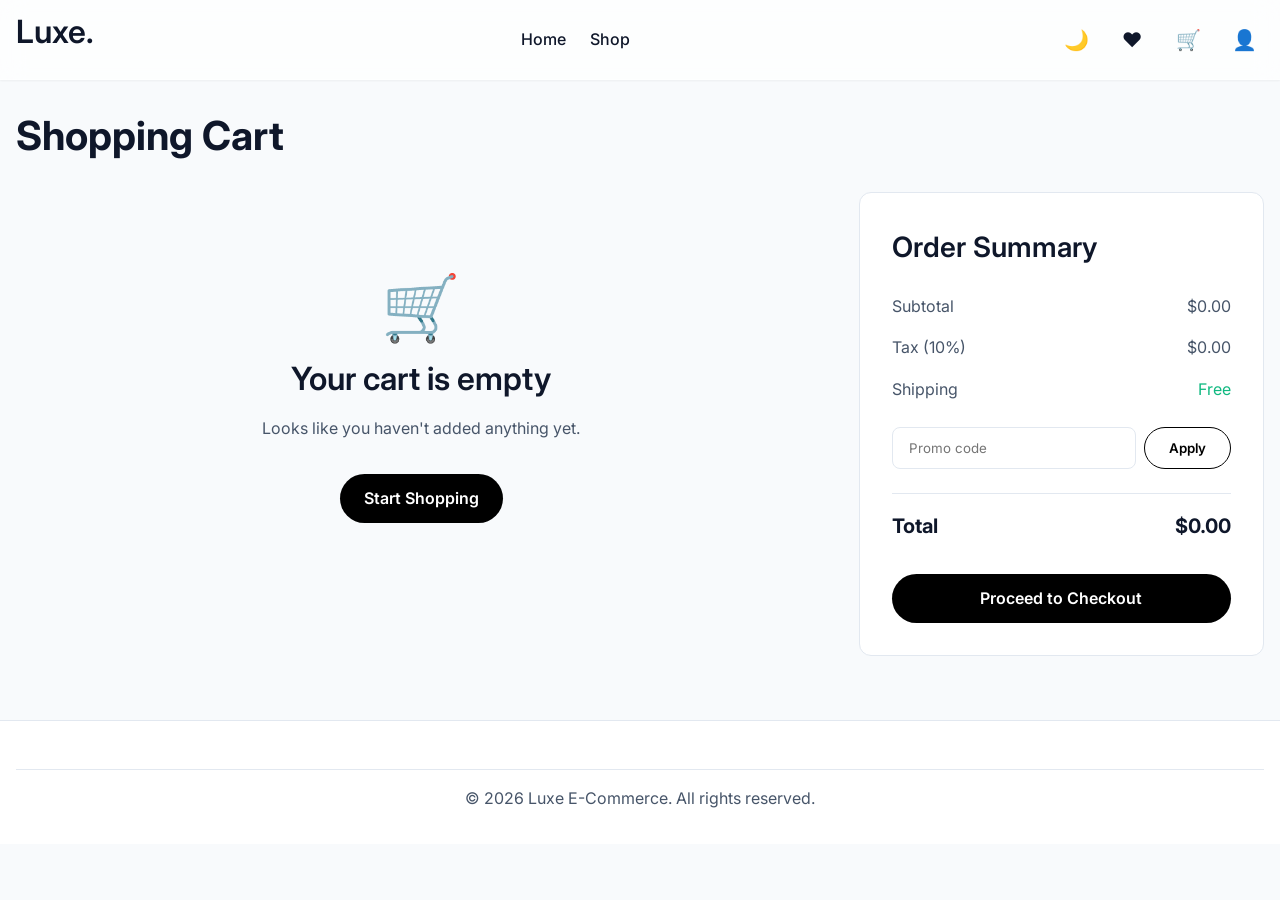
<file: cart.html>
<!DOCTYPE html>
<html lang="en">
<head>
  <meta charset="UTF-8">
  <meta name="viewport" content="width=device-width, initial-scale=1.0">
  <title>Shopping Cart | Luxe</title>
  <link rel="stylesheet" href="style.css">
  <link rel="stylesheet" href="responsive.css">
  <style>
    .cart-layout {
      display: grid;
      grid-template-columns: 2fr 1fr;
      gap: var(--spacing-xl);
      margin: var(--spacing-xl) 0 4rem;
    }
    .order-summary {
      background: var(--surface-color);
      padding: var(--spacing-xl);
      border-radius: var(--radius-lg);
      border: 1px solid var(--border-color);
      height: fit-content;
      position: sticky;
      top: 100px;
    }
    .summary-row {
      display: flex;
      justify-content: space-between;
      margin-bottom: var(--spacing-md);
      color: var(--text-secondary);
    }
    .summary-row.total {
      color: var(--text-primary);
      font-weight: 700;
      font-size: 1.25rem;
      border-top: 1px solid var(--border-color);
      padding-top: var(--spacing-md);
      margin-top: var(--spacing-md);
    }
  </style>
</head>
<body>
  
  <header class="header">
    <div class="container flex-between navbar">
      <a href="index.html" class="logo"><h2>Luxe.</h2></a>
      <nav class="nav-links">
        <a href="index.html">Home</a>
        <a href="products.html">Shop</a>
      </nav>
      <div class="nav-actions">
        <button id="theme-toggle" class="icon-btn">🌙</button>
        <a href="wishlist.html" class="icon-btn">❤️<span id="wishlist-badge" class="badge" style="display: none;">0</span></a>
        <a href="cart.html" class="icon-btn" style="color: var(--accent-color);">🛒<span id="cart-badge" class="badge" style="display: none;">0</span></a>
        <a href="login.html" id="user-icon" class="icon-btn">👤</a>
      </div>
    </div>
  </header>

  <main class="container">
    <h1 style="margin-top: 2rem;">Shopping Cart</h1>
    
    <div class="cart-layout animate-slide-up">
      <!-- Cart Items -->
      <div>
        <div id="empty-cart-msg" style="display: none; text-align: center; padding: 4rem 0;">
          <span style="font-size: 4rem;">🛒</span>
          <h2>Your cart is empty</h2>
          <p style="margin-bottom: 2rem;">Looks like you haven't added anything yet.</p>
          <a href="products.html" class="btn btn-primary">Start Shopping</a>
        </div>
        <div id="cart-items-container">
          <!-- Items injected by JS -->
        </div>
      </div>

      <!-- Order Summary -->
      <div class="order-summary">
        <h3>Order Summary</h3>
        <div style="margin-top: 1.5rem;">
          <div class="summary-row">
            <span>Subtotal</span>
            <span id="cart-subtotal">$0.00</span>
          </div>
          <div class="summary-row">
            <span>Tax (10%)</span>
            <span id="cart-tax">$0.00</span>
          </div>
          <div class="summary-row">
            <span>Shipping</span>
            <span style="color: var(--success-color);">Free</span>
          </div>
          
          <!-- Coupon -->
          <div style="display: flex; gap: 0.5rem; margin: 1.5rem 0;">
            <input type="text" class="form-control" placeholder="Promo code">
            <button class="btn btn-outline">Apply</button>
          </div>

          <div class="summary-row total">
            <span>Total</span>
            <span id="cart-total">$0.00</span>
          </div>

          <a href="checkout.html" id="checkout-btn" class="btn btn-primary" style="width: 100%; justify-content: center; margin-top: 1rem;">Proceed to Checkout</a>
        </div>
      </div>
    </div>
  </main>

  <footer class="footer">
    <div class="container"><div class="footer-bottom"><p>&copy; 2026 Luxe E-Commerce. All rights reserved.</p></div></div>
  </footer>

  <script type="module" src="app.js"></script>
  <script type="module" src="cart-ui.js"></script>
</body>
</html>
</file>
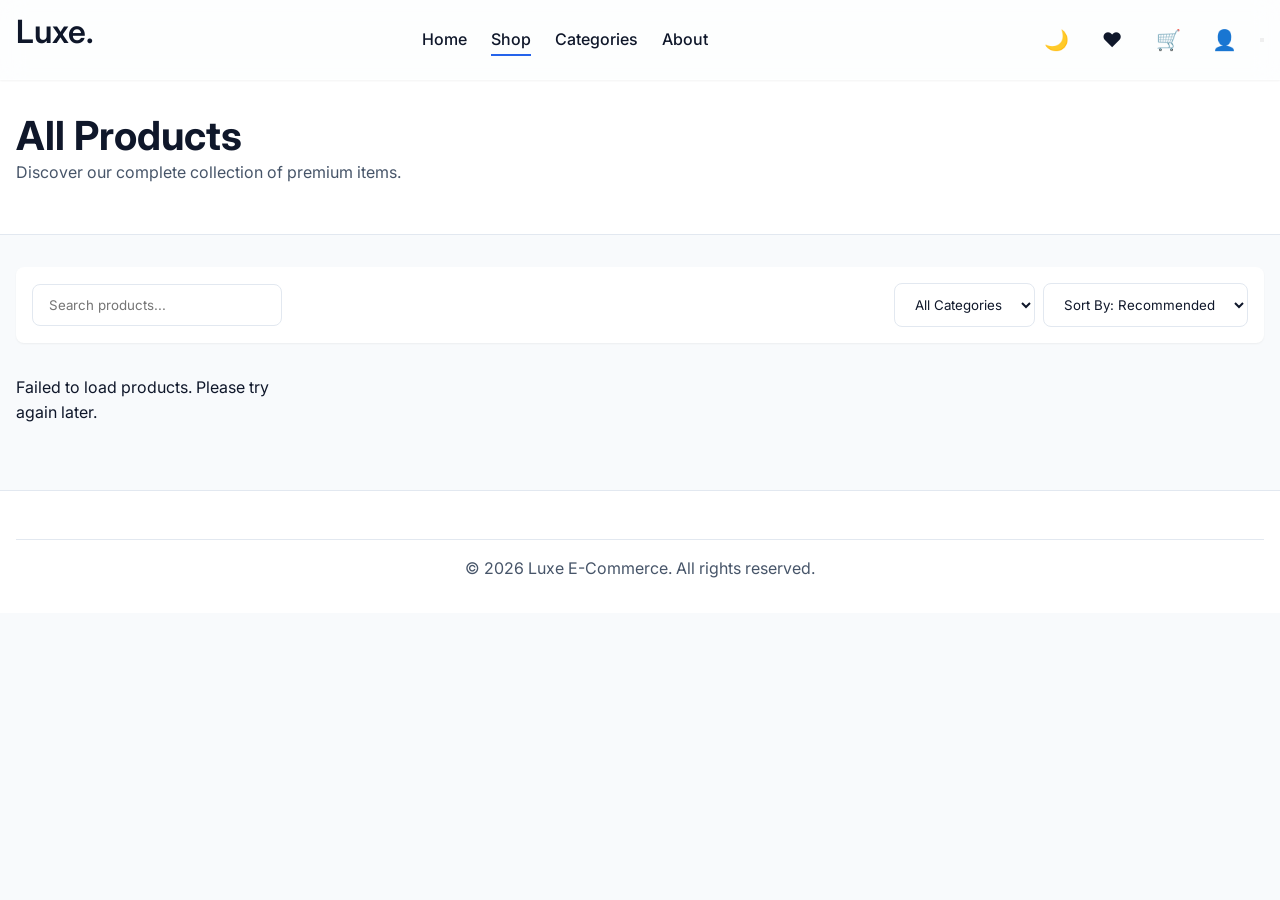
<file: checkout.html>
<!DOCTYPE html>
<html lang="en">
<head>
  <meta charset="UTF-8">
  <meta name="viewport" content="width=device-width, initial-scale=1.0">
  <title>Checkout | Luxe</title>
  <link rel="stylesheet" href="style.css">
  <link rel="stylesheet" href="responsive.css">
  <style>
    .checkout-layout {
      display: grid;
      grid-template-columns: 3fr 2fr;
      gap: var(--spacing-xxl);
      margin: var(--spacing-xl) 0 4rem;
    }
    .checkout-section {
      background: var(--surface-color);
      padding: var(--spacing-xl);
      border-radius: var(--radius-lg);
      border: 1px solid var(--border-color);
      margin-bottom: var(--spacing-lg);
    }
    .form-row {
      display: grid;
      grid-template-columns: 1fr 1fr;
      gap: var(--spacing-md);
    }
  </style>
</head>
<body>
  
  <header class="header">
    <div class="container flex-between navbar">
      <a href="index.html" class="logo"><h2>Luxe.</h2></a>
      <a href="cart.html" style="color: var(--text-secondary); display: flex; align-items: center; gap: 0.5rem;">
        <span>←</span> Back to Cart
      </a>
    </div>
  </header>

  <main class="container">
    <h1 style="margin-top: 2rem;">Checkout</h1>
    
    <div class="checkout-layout">
      
      <form id="checkout-form">
        <div class="checkout-section animate-slide-up">
          <h3 style="margin-bottom: 1.5rem;">Contact Information</h3>
          <div class="form-group">
            <label class="form-label">Email address</label>
            <input type="email" id="email" class="form-control" required>
          </div>
        </div>

        <div class="checkout-section animate-slide-up" style="animation-delay: 0.1s;">
          <h3 style="margin-bottom: 1.5rem;">Shipping Address</h3>
          <div class="form-row">
            <div class="form-group">
              <label class="form-label">First Name</label>
              <input type="text" class="form-control" required>
            </div>
            <div class="form-group">
              <label class="form-label">Last Name</label>
              <input type="text" class="form-control" required>
            </div>
          </div>
          <div class="form-group">
            <label class="form-label">Address</label>
            <input type="text" class="form-control" required placeholder="Street address or P.O. Box">
          </div>
          <div class="form-row">
            <div class="form-group">
              <label class="form-label">City</label>
              <input type="text" class="form-control" required>
            </div>
            <div class="form-group">
              <label class="form-label">Postal Code</label>
              <input type="text" class="form-control" required>
            </div>
          </div>
        </div>

        <div class="checkout-section animate-slide-up" style="animation-delay: 0.2s;">
          <h3 style="margin-bottom: 1.5rem;">Payment Method</h3>
          
          <div style="border: 1px solid var(--accent-color); border-radius: var(--radius-md); padding: 1rem; margin-bottom: 1rem; background: rgba(59, 130, 246, 0.05);">
            <label style="display: flex; align-items: center; gap: 0.5rem; cursor: pointer; font-weight: 500;">
              <input type="radio" name="payment" checked>
              Credit Card
            </label>
          </div>

          <div class="form-group" style="margin-top: 1rem;">
            <label class="form-label">Card Number</label>
            <input type="text" class="form-control" placeholder="0000 0000 0000 0000" required minlength="16" maxlength="19">
          </div>
          <div class="form-row">
            <div class="form-group">
              <label class="form-label">Expiration Date</label>
              <input type="text" class="form-control" placeholder="MM/YY" required>
            </div>
            <div class="form-group">
              <label class="form-label">CVC</label>
              <input type="text" class="form-control" placeholder="123" required minlength="3" maxlength="4">
            </div>
          </div>
        </div>

        <button type="submit" class="btn btn-primary" style="width: 100%; padding: 1.25rem; font-size: 1.1rem; margin-bottom: 2rem;">Pay Now</button>
      </form>

      <!-- Order Summary -->
      <div>
        <div class="checkout-section sticky" style="top: 100px;">
          <h3 style="margin-bottom: 1.5rem;">Order Summary</h3>
          <div id="checkout-summary">
            <!-- Injected by JS -->
          </div>
        </div>
      </div>
      
    </div>
  </main>

  <script type="module" src="app.js"></script>
  <script type="module" src="checkout.js"></script>
</body>
</html>
</file>
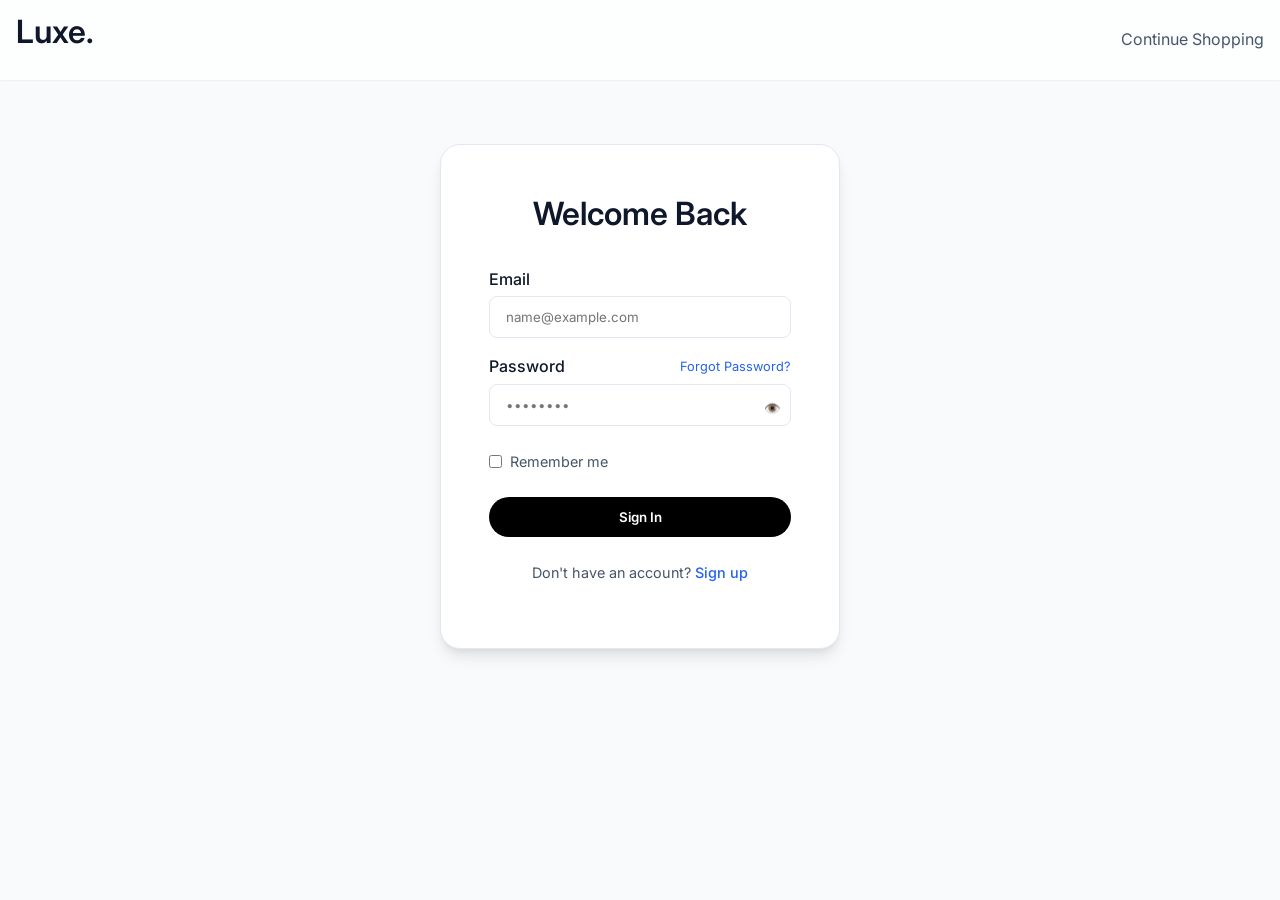
<file: login.html>
<!DOCTYPE html>
<html lang="en">
<head>
  <meta charset="UTF-8">
  <meta name="viewport" content="width=device-width, initial-scale=1.0">
  <title>Login | Luxe</title>
  <link rel="stylesheet" href="style.css">
  <link rel="stylesheet" href="responsive.css">
  <style>
    .auth-container {
      max-width: 400px;
      margin: 4rem auto;
    }
    .auth-card {
      background: var(--surface-color);
      padding: var(--spacing-xxl);
      border-radius: var(--radius-xl);
      border: 1px solid var(--border-color);
      box-shadow: var(--shadow-lg);
    }
    .auth-title {
      text-align: center;
      margin-bottom: var(--spacing-xl);
    }
  </style>
</head>
<body>
  
  <header class="header">
    <div class="container flex-between navbar">
      <a href="index.html" class="logo"><h2>Luxe.</h2></a>
      <a href="products.html" style="color: var(--text-secondary);">Continue Shopping</a>
    </div>
  </header>

  <main class="container">
    <div class="auth-container animate-slide-up">
      <div class="auth-card">
        <h2 class="auth-title">Welcome Back</h2>
        
        <form id="login-form">
          <div class="form-group">
            <label class="form-label">Email</label>
            <input type="email" id="email" class="form-control" required placeholder="name@example.com">
          </div>
          
          <div class="form-group" style="position: relative;">
            <div class="flex-between" style="margin-bottom: var(--spacing-xs);">
              <label class="form-label" style="margin: 0;">Password</label>
              <a href="#" style="font-size: 0.8rem; color: var(--accent-color);">Forgot Password?</a>
            </div>
            <input type="password" id="password" class="form-control" required placeholder="••••••••">
            <button type="button" id="toggle-pwd" style="position: absolute; right: 10px; bottom: 10px; background: none; border: none; cursor: pointer;">👁️</button>
          </div>
          
          <div class="form-group" style="display: flex; align-items: center; gap: 0.5rem; margin: 1.5rem 0;">
            <input type="checkbox" id="remember">
            <label for="remember" style="font-size: 0.9rem; color: var(--text-secondary);">Remember me</label>
          </div>
          
          <button type="submit" id="submit-btn" class="btn btn-primary" style="width: 100%; margin-bottom: 1.5rem;">Sign In</button>
          
          <p style="text-align: center; color: var(--text-secondary); font-size: 0.9rem;">
            Don't have an account? <a href="register.html" style="color: var(--accent-color); font-weight: 500;">Sign up</a>
          </p>
        </form>
      </div>
    </div>
  </main>

  <script type="module" src="app.js"></script>
  <script type="module">
    import { Auth } from './auth.js';
    import { showToast } from './utils.js';

    document.addEventListener('DOMContentLoaded', () => {
      // Redirect if already logged in
      if (Auth.isAuthenticated()) {
        window.location.href = 'profile.html';
      }

      const togglePwd = document.getElementById('toggle-pwd');
      const pwdInput = document.getElementById('password');
      
      togglePwd.addEventListener('click', () => {
        if (pwdInput.type === 'password') {
          pwdInput.type = 'text';
          togglePwd.textContent = '🙈';
        } else {
          pwdInput.type = 'password';
          togglePwd.textContent = '👁️';
        }
      });

      document.getElementById('login-form').addEventListener('submit', async (e) => {
        e.preventDefault();
        
        const email = document.getElementById('email').value;
        const password = pwdInput.value;
        const btn = document.getElementById('submit-btn');
        
        btn.innerHTML = '<span class="spinner" style="width: 20px; height: 20px;"></span>';
        btn.disabled = true;

        try {
          await Auth.login(email, password);
          showToast('Login successful!', 'success');
          setTimeout(() => { window.location.href = 'profile.html'; }, 1000);
        } catch (error) {
          showToast(error.message, 'error');
          btn.innerHTML = 'Sign In';
          btn.disabled = false;
        }
      });
    });
  </script>
</body>
</html>
</file>
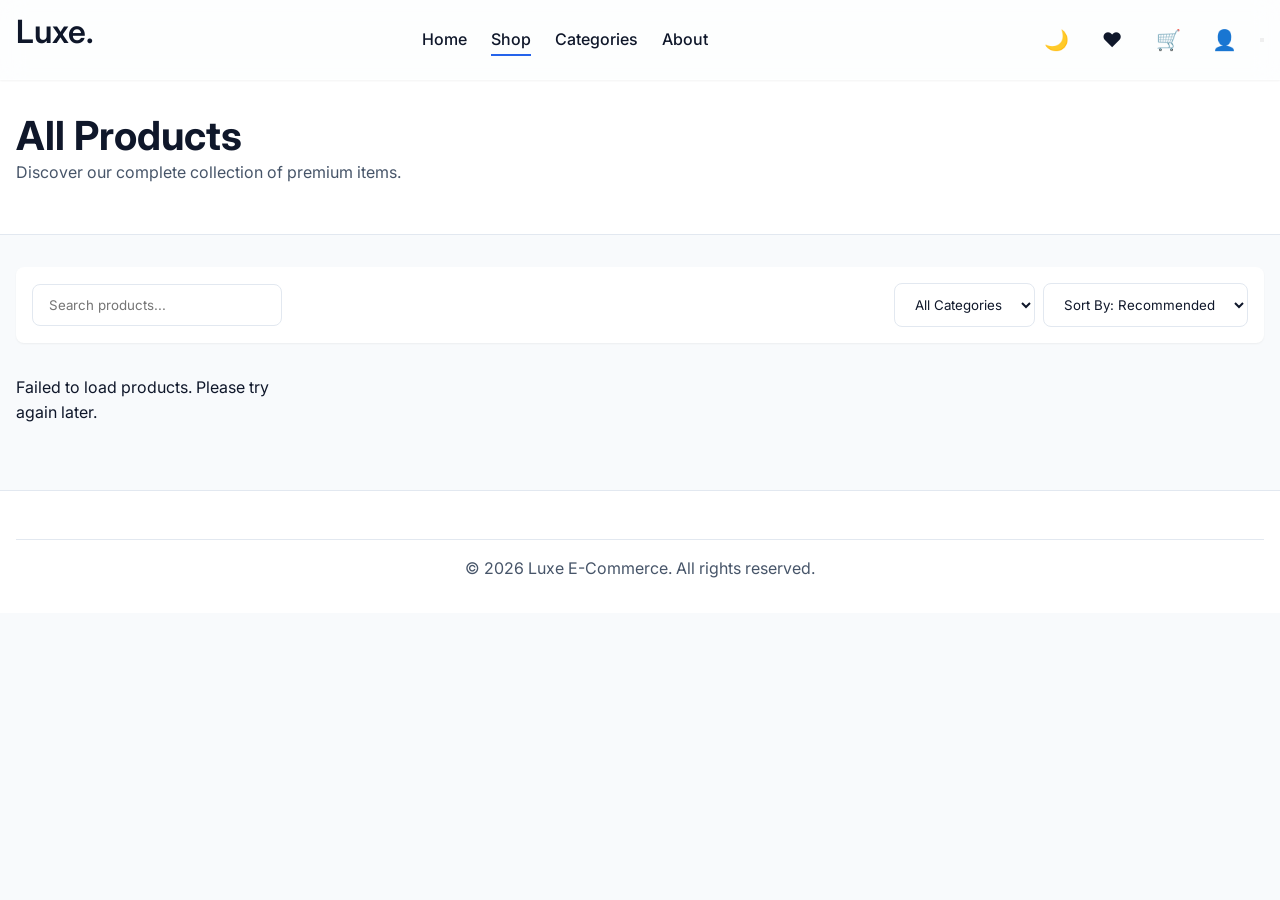
<file: product.html>
<!DOCTYPE html>
<html lang="en">
<head>
  <meta charset="UTF-8">
  <meta name="viewport" content="width=device-width, initial-scale=1.0">
  <title>Product Details | Luxe</title>
  <link rel="stylesheet" href="style.css">
  <link rel="stylesheet" href="responsive.css">
  <style>
    .product-details-grid {
      display: grid;
      grid-template-columns: 1fr 1fr;
      gap: var(--spacing-xxl);
      margin: var(--spacing-xxl) 0;
    }
    .product-image-large-wrap {
      position: relative;
      border-radius: var(--radius-lg);
      overflow: hidden;
      background: var(--surface-color);
      padding: var(--spacing-xl);
      border: 1px solid var(--border-color);
      aspect-ratio: 1;
      display: flex;
      align-items: center;
      justify-content: center;
      cursor: crosshair;
    }
    .product-image-large-wrap img {
      max-height: 100%;
      object-fit: contain;
      transition: transform 0.2s ease;
    }
    .qty-selector {
      display: flex;
      align-items: center;
      border: 1px solid var(--border-color);
      border-radius: var(--radius-full);
      overflow: hidden;
      width: fit-content;
    }
    .qty-btn {
      background: var(--surface-color);
      border: none;
      padding: 0.5rem 1rem;
      cursor: pointer;
      font-size: 1.2rem;
      color: var(--text-primary);
    }
    .qty-btn:hover { background: var(--border-color); }
    .qty-input {
      width: 50px;
      text-align: center;
      border: none;
      background: transparent;
      font-weight: 600;
      color: var(--text-primary);
    }
    .product-actions {
      display: flex;
      gap: var(--spacing-md);
      margin-top: var(--spacing-xl);
      flex-wrap: wrap;
    }
    .meta-item {
      display: flex;
      gap: 10px;
      margin-bottom: var(--spacing-sm);
      color: var(--text-secondary);
    }
  </style>
</head>
<body>
  
  <header class="header">
    <div class="container flex-between navbar">
      <a href="index.html" class="logo"><h2>Luxe.</h2></a>
      <nav class="nav-links">
        <a href="index.html">Home</a>
        <a href="products.html">Shop</a>
        <a href="index.html#categories">Categories</a>
      </nav>
      <div class="nav-actions">
        <button id="theme-toggle" class="icon-btn">🌙</button>
        <a href="wishlist.html" class="icon-btn">❤️<span id="wishlist-badge" class="badge" style="display: none;">0</span></a>
        <a href="cart.html" class="icon-btn">🛒<span id="cart-badge" class="badge" style="display: none;">0</span></a>
        <a href="login.html" id="user-icon" class="icon-btn">👤</a>
      </div>
    </div>
  </header>

  <main class="container product-container animate-fade-in">
    <div class="product-details-grid">
      <!-- Image Gallery -->
      <div class="product-gallery">
        <div class="product-image-large-wrap">
          <img id="main-product-image" src="" alt="Loading...">
        </div>
      </div>

      <!-- Product Info -->
      <div class="product-info-detailed">
        <span id="product-category" style="text-transform: uppercase; color: var(--accent-color); font-weight: 600; font-size: 0.85rem;"></span>
        <h1 id="product-title" style="margin: 0.5rem 0;">Loading...</h1>
        
        <div id="product-rating" style="margin-bottom: 1.5rem; font-size: 0.9rem;"></div>
        
        <div id="product-price" style="font-size: 2rem; font-weight: 700; margin-bottom: 2rem; color: var(--primary-color);"></div>
        
        <p id="product-description" style="line-height: 1.8; margin-bottom: 2rem;"></p>
        
        <div class="meta-item">
          <strong>Availability:</strong> <span style="color: var(--success-color);">In Stock</span>
        </div>

        <div style="margin-top: 2rem;">
          <label style="display: block; margin-bottom: 0.5rem; font-weight: 500;">Quantity</label>
          <div class="qty-selector">
            <button id="qty-minus" class="qty-btn">-</button>
            <input type="number" id="qty-input" class="qty-input" value="1" min="1">
            <button id="qty-plus" class="qty-btn">+</button>
          </div>
        </div>

        <div class="product-actions">
          <button id="add-to-cart-btn" class="btn btn-primary" style="flex: 1; padding: 1rem;">Add to Cart</button>
          <button id="wishlist-btn" class="btn btn-outline" style="flex: 1; padding: 1rem;">🤍 Add to Wishlist</button>
        </div>
      </div>
    </div>

    <!-- Related Products -->
    <section id="related-section" style="margin-top: 5rem; margin-bottom: 5rem;">
      <h2 style="margin-bottom: 2rem;">You Might Also Like</h2>
      <div id="related-products" class="grid products-grid" style="grid-template-columns: repeat(auto-fill, minmax(200px, 1fr));">
        <!-- JS injects related here -->
      </div>
    </section>
  </main>

  <footer class="footer">
    <div class="container"><div class="footer-bottom"><p>&copy; 2026 Luxe E-Commerce. All rights reserved.</p></div></div>
  </footer>

  <script type="module" src="app.js"></script>
  <script type="module" src="product.js"></script>
</body>
</html>
</file>
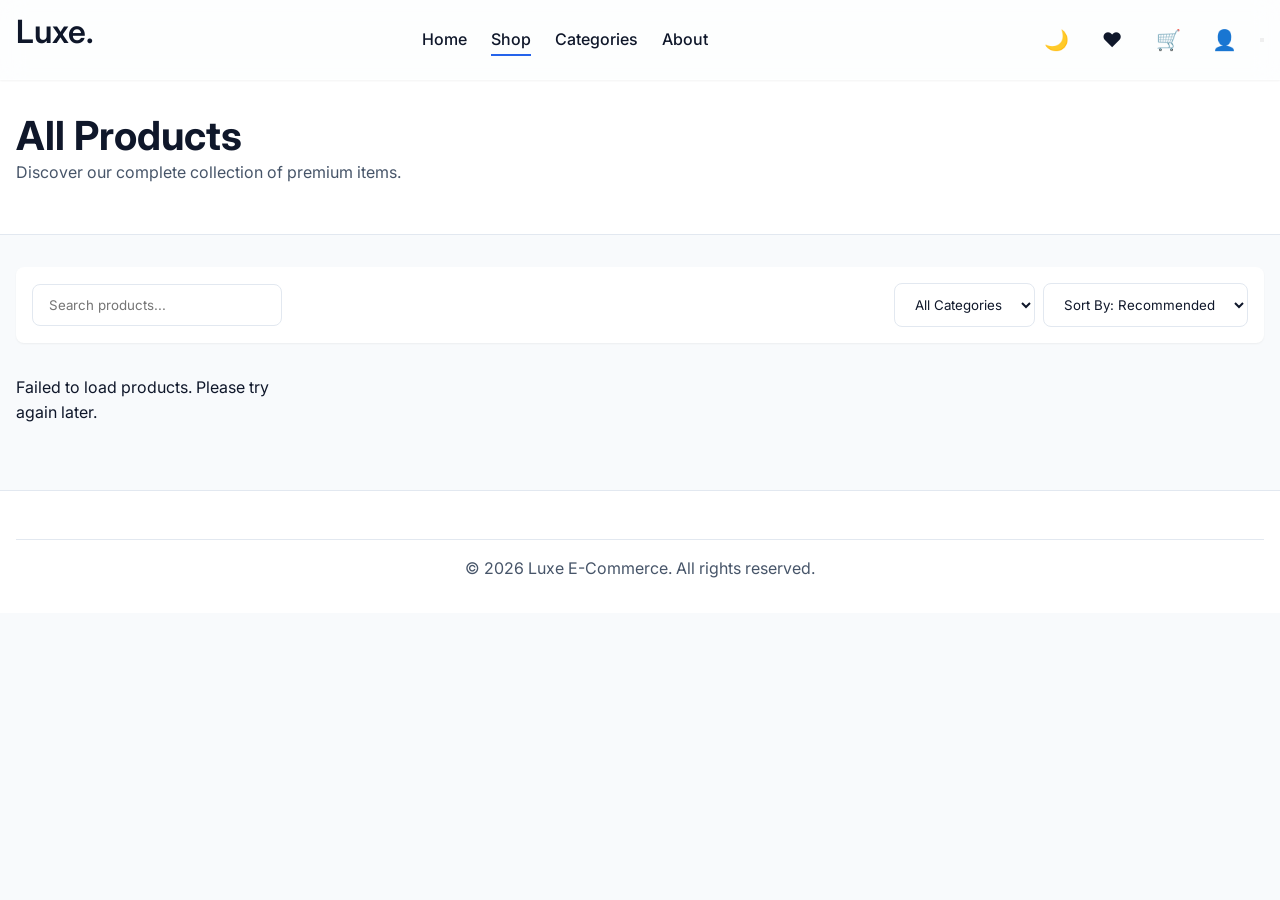
<file: products.html>
<!DOCTYPE html>
<html lang="en">
<head>
  <meta charset="UTF-8">
  <meta name="viewport" content="width=device-width, initial-scale=1.0">
  <title>Shop | Luxe Premium E-Commerce</title>
  <link rel="stylesheet" href="style.css">
  <link rel="stylesheet" href="responsive.css">
  <style>
    .shop-header {
      background: var(--surface-color);
      padding: var(--spacing-xl) 0;
      border-bottom: 1px solid var(--border-color);
      margin-bottom: var(--spacing-xl);
    }
    .filters-bar {
      display: flex;
      gap: var(--spacing-md);
      margin-bottom: var(--spacing-xl);
      flex-wrap: wrap;
      align-items: center;
      justify-content: space-between;
      background: var(--surface-color);
      padding: var(--spacing-md);
      border-radius: var(--radius-md);
      box-shadow: var(--shadow-sm);
    }
    .filter-group {
      display: flex;
      gap: var(--spacing-sm);
      align-items: center;
    }
    .search-input {
      min-width: 250px;
    }
  </style>
</head>
<body>
  
  <!-- Header (Same as index.html) -->
  <header class="header">
    <div class="container flex-between navbar">
      <a href="index.html" class="logo">
        <h2>Luxe.</h2>
      </a>
      
      <nav class="nav-links">
        <a href="index.html">Home</a>
        <a href="products.html" class="active">Shop</a>
        <a href="index.html#categories">Categories</a>
        <a href="#footer">About</a>
      </nav>

      <div class="nav-actions">
        <button id="theme-toggle" class="icon-btn">🌙</button>
        <a href="wishlist.html" class="icon-btn">❤️<span id="wishlist-badge" class="badge" style="display: none;">0</span></a>
        <a href="cart.html" class="icon-btn">🛒<span id="cart-badge" class="badge" style="display: none;">0</span></a>
        <a href="login.html" id="user-icon" class="icon-btn">👤</a>
        
        <button class="mobile-menu-btn">
          <span></span><span></span><span></span>
        </button>
      </div>
    </div>
  </header>

  <!-- Shop Page Content -->
  <div class="shop-header">
    <div class="container">
      <h1>All Products</h1>
      <p>Discover our complete collection of premium items.</p>
    </div>
  </div>

  <main class="container">
    <div class="filters-bar animate-slide-up">
      <div class="filter-group">
        <input type="text" id="search-input" class="form-control search-input" placeholder="Search products...">
      </div>
      
      <div class="filter-group" style="flex-wrap: wrap;">
        <select id="category-filter" class="form-control" style="width: auto;">
          <option value="all">All Categories</option>
          <!-- Options populated by JS -->
        </select>
        
        <select id="sort-filter" class="form-control" style="width: auto;">
          <option value="default">Sort By: Recommended</option>
          <option value="price-asc">Price: Low to High</option>
          <option value="price-desc">Price: High to Low</option>
          <option value="name-asc">Name: A to Z</option>
          <option value="name-desc">Name: Z to A</option>
          <option value="rating">Highest Rated</option>
        </select>
      </div>
    </div>

    <div id="products-grid" class="grid products-grid" style="grid-template-columns: repeat(auto-fill, minmax(250px, 1fr)); margin-bottom: 4rem;">
      <!-- Products loaded via JS -->
    </div>
  </main>

  <!-- Footer -->
  <footer class="footer">
    <div class="container">
      <div class="footer-bottom">
        <p>&copy; 2026 Luxe E-Commerce. All rights reserved.</p>
      </div>
    </div>
  </footer>

  <button id="back-to-top" class="back-to-top">↑</button>

  <script type="module" src="app.js"></script>
  <script type="module" src="products.js"></script>
</body>
</html>
</file>
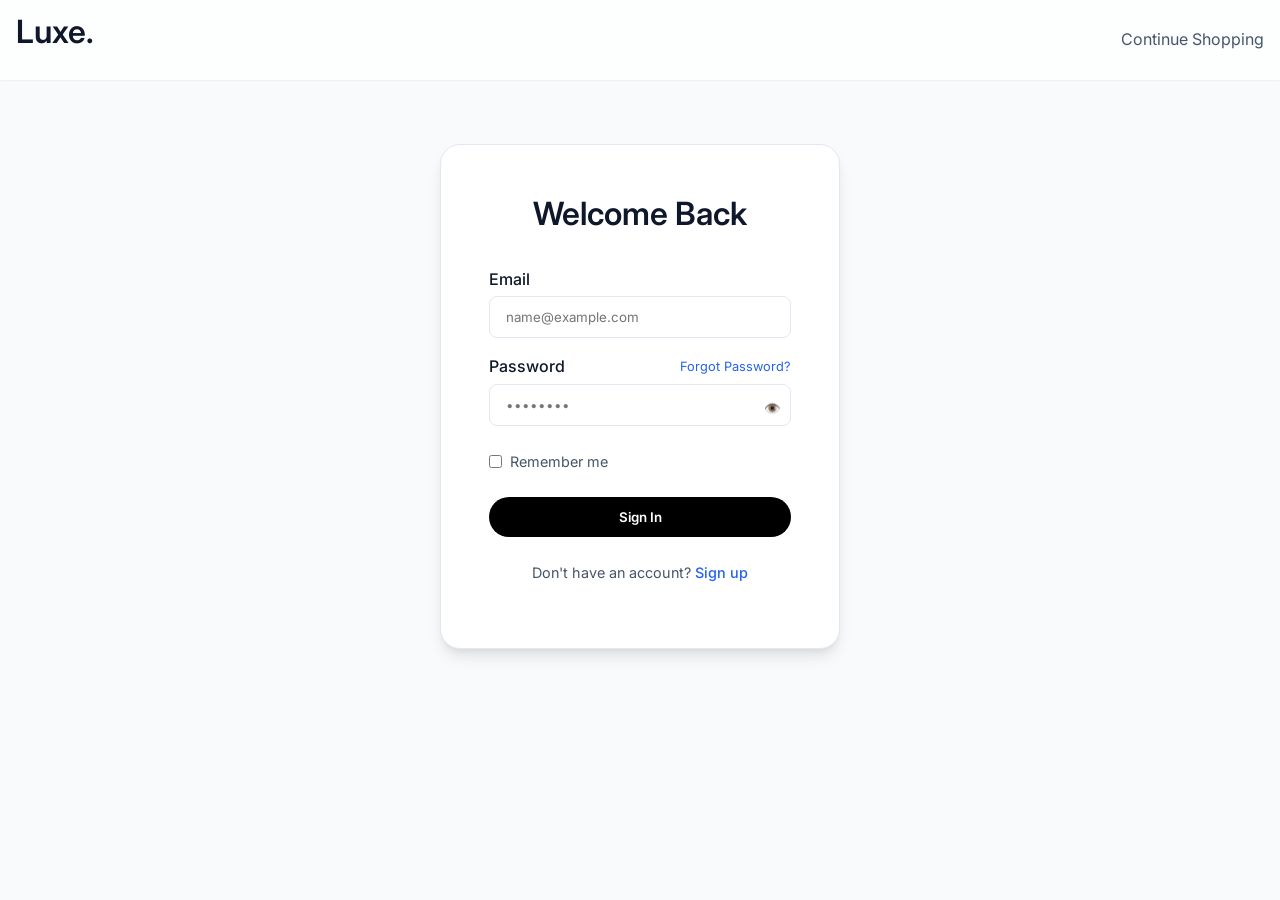
<file: profile.html>
<!DOCTYPE html>
<html lang="en">
<head>
  <meta charset="UTF-8">
  <meta name="viewport" content="width=device-width, initial-scale=1.0">
  <title>My Profile | Luxe</title>
  <link rel="stylesheet" href="style.css">
  <link rel="stylesheet" href="responsive.css">
  <style>
    .profile-layout {
      display: grid;
      grid-template-columns: 250px 1fr;
      gap: var(--spacing-xl);
      margin: var(--spacing-xl) 0 4rem;
    }
    .profile-sidebar {
      background: var(--surface-color);
      border-radius: var(--radius-lg);
      border: 1px solid var(--border-color);
      padding: var(--spacing-lg);
      height: fit-content;
    }
    .profile-avatar {
      width: 80px;
      height: 80px;
      border-radius: 50%;
      background: var(--accent-color);
      color: white;
      font-size: 2rem;
      font-weight: 700;
      display: flex;
      align-items: center;
      justify-content: center;
      margin: 0 auto var(--spacing-md);
    }
    @media (max-width: 768px) {
      .profile-layout {
        grid-template-columns: 1fr;
      }
    }
  </style>
</head>
<body>
  
  <header class="header">
    <div class="container flex-between navbar">
      <a href="index.html" class="logo"><h2>Luxe.</h2></a>
      <nav class="nav-links">
        <a href="index.html">Home</a>
        <a href="products.html">Shop</a>
      </nav>
      <div class="nav-actions">
        <button id="theme-toggle" class="icon-btn">🌙</button>
        <a href="wishlist.html" class="icon-btn">❤️<span id="wishlist-badge" class="badge" style="display: none;">0</span></a>
        <a href="cart.html" class="icon-btn">🛒<span id="cart-badge" class="badge" style="display: none;">0</span></a>
        <a href="profile.html" id="user-icon" class="icon-btn" style="color: var(--accent-color);">👤</a>
      </div>
    </div>
  </header>

  <main class="container">
    <h1 style="margin-top: 2rem;">My Account</h1>
    
    <div class="profile-layout animate-slide-up">
      <!-- Sidebar -->
      <aside class="profile-sidebar">
        <div style="text-align: center; margin-bottom: 2rem;">
          <div class="profile-avatar" id="user-initial">U</div>
          <h3 id="user-name">Loading...</h3>
          <p id="user-email" style="color: var(--text-secondary); font-size: 0.9rem;"></p>
        </div>
        
        <ul style="border-top: 1px solid var(--border-color); padding-top: 1rem;">
          <li style="margin-bottom: 1rem;"><a href="#orders" style="font-weight: 500; color: var(--accent-color);">Order History</a></li>
          <li style="margin-bottom: 1rem;"><a href="wishlist.html">My Wishlist</a></li>
          <li style="margin-bottom: 1rem;"><a href="#">Account Settings</a></li>
        </ul>
        
        <button id="logout-btn" class="btn btn-outline" style="width: 100%; margin-top: 2rem; color: var(--error-color); border-color: var(--error-color);">Log Out</button>
      </aside>

      <!-- Content -->
      <div class="profile-content">
        <h2 style="margin-bottom: 1.5rem;" id="orders">Order History</h2>
        <div id="orders-container">
          <!-- Orders injected by JS -->
        </div>
      </div>
    </div>
  </main>

  <footer class="footer">
    <div class="container"><div class="footer-bottom"><p>&copy; 2026 Luxe E-Commerce. All rights reserved.</p></div></div>
  </footer>

  <script type="module" src="app.js"></script>
  <script type="module" src="profile.js"></script>
</body>
</html>
</file>
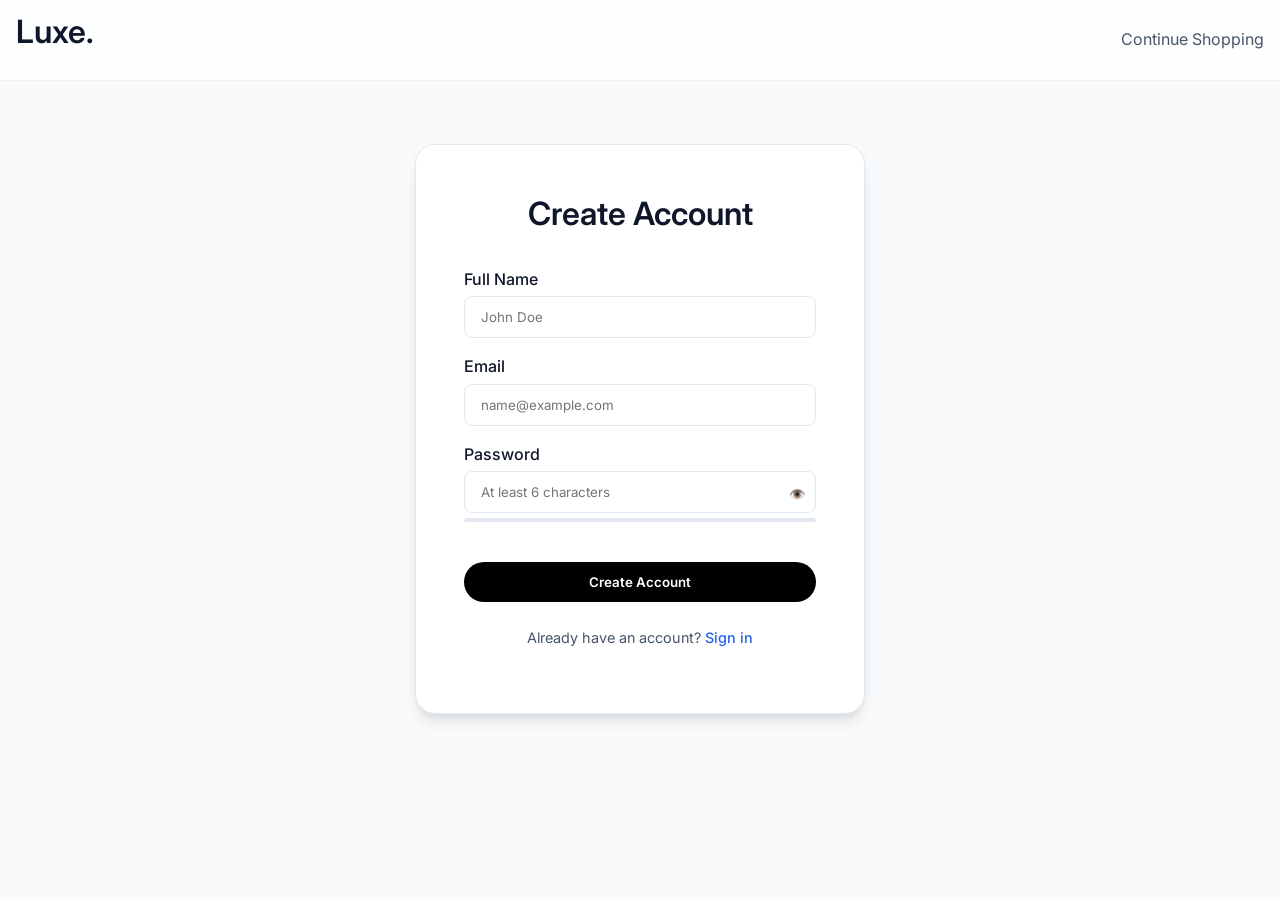
<file: register.html>
<!DOCTYPE html>
<html lang="en">
<head>
  <meta charset="UTF-8">
  <meta name="viewport" content="width=device-width, initial-scale=1.0">
  <title>Register | Luxe</title>
  <link rel="stylesheet" href="style.css">
  <link rel="stylesheet" href="responsive.css">
  <style>
    .auth-container {
      max-width: 450px;
      margin: 4rem auto;
    }
    .auth-card {
      background: var(--surface-color);
      padding: var(--spacing-xxl);
      border-radius: var(--radius-xl);
      border: 1px solid var(--border-color);
      box-shadow: var(--shadow-lg);
    }
    .auth-title {
      text-align: center;
      margin-bottom: var(--spacing-xl);
    }
    .pwd-strength {
      height: 4px;
      background: var(--border-color);
      border-radius: 2px;
      margin-top: 5px;
      overflow: hidden;
      transition: all 0.3s;
    }
    .pwd-strength div {
      height: 100%;
      width: 0%;
      transition: all 0.3s;
    }
  </style>
</head>
<body>
  
  <header class="header">
    <div class="container flex-between navbar">
      <a href="index.html" class="logo"><h2>Luxe.</h2></a>
      <a href="products.html" style="color: var(--text-secondary);">Continue Shopping</a>
    </div>
  </header>

  <main class="container">
    <div class="auth-container animate-slide-up">
      <div class="auth-card">
        <h2 class="auth-title">Create Account</h2>
        
        <form id="register-form">
          <div class="form-group">
            <label class="form-label">Full Name</label>
            <input type="text" id="name" class="form-control" required placeholder="John Doe">
          </div>

          <div class="form-group">
            <label class="form-label">Email</label>
            <input type="email" id="email" class="form-control" required placeholder="name@example.com">
          </div>
          
          <div class="form-group" style="position: relative;">
            <label class="form-label">Password</label>
            <input type="password" id="password" class="form-control" required placeholder="At least 6 characters">
            <button type="button" id="toggle-pwd" style="position: absolute; right: 10px; bottom: 20px; background: none; border: none; cursor: pointer;">👁️</button>
            <div class="pwd-strength"><div id="strength-bar"></div></div>
            <span id="strength-text" style="font-size: 0.75rem; color: var(--text-secondary); display: block; margin-top: 5px;"></span>
          </div>
          
          <button type="submit" id="submit-btn" class="btn btn-primary" style="width: 100%; margin: 1.5rem 0;">Create Account</button>
          
          <p style="text-align: center; color: var(--text-secondary); font-size: 0.9rem;">
            Already have an account? <a href="login.html" style="color: var(--accent-color); font-weight: 500;">Sign in</a>
          </p>
        </form>
      </div>
    </div>
  </main>

  <script type="module" src="app.js"></script>
  <script type="module">
    import { Auth } from './auth.js';
    import { showToast } from './utils.js';

    document.addEventListener('DOMContentLoaded', () => {
      if (Auth.isAuthenticated()) window.location.href = 'profile.html';

      const togglePwd = document.getElementById('toggle-pwd');
      const pwdInput = document.getElementById('password');
      const strengthBar = document.getElementById('strength-bar');
      const strengthText = document.getElementById('strength-text');
      
      togglePwd.addEventListener('click', () => {
        if (pwdInput.type === 'password') {
          pwdInput.type = 'text';
          togglePwd.textContent = '🙈';
        } else {
          pwdInput.type = 'password';
          togglePwd.textContent = '👁️';
        }
      });

      // Password Strength logic
      pwdInput.addEventListener('input', (e) => {
        const val = e.target.value;
        let strength = 0;
        
        if (val.length >= 6) strength++;
        if (val.match(/[A-Z]/)) strength++;
        if (val.match(/[0-9]/)) strength++;
        if (val.match(/[^A-Za-z0-9]/)) strength++;

        if (val.length === 0) {
          strengthBar.style.width = '0%';
          strengthText.textContent = '';
        } else if (strength <= 1) {
          strengthBar.style.width = '33%';
          strengthBar.style.background = 'var(--error-color)';
          strengthText.textContent = 'Weak';
        } else if (strength === 2) {
          strengthBar.style.width = '66%';
          strengthBar.style.background = 'var(--warning-color)';
          strengthText.textContent = 'Medium';
        } else {
          strengthBar.style.width = '100%';
          strengthBar.style.background = 'var(--success-color)';
          strengthText.textContent = 'Strong';
        }
      });

      document.getElementById('register-form').addEventListener('submit', async (e) => {
        e.preventDefault();
        
        const name = document.getElementById('name').value;
        const email = document.getElementById('email').value;
        const password = pwdInput.value;
        const btn = document.getElementById('submit-btn');
        
        if (password.length < 6) {
          showToast('Password must be at least 6 characters long', 'warning');
          return;
        }
        
        btn.innerHTML = '<span class="spinner" style="width: 20px; height: 20px;"></span>';
        btn.disabled = true;

        try {
          await Auth.register(name, email, password);
          showToast('Account created successfully!', 'success');
          setTimeout(() => { window.location.href = 'profile.html'; }, 1000);
        } catch (error) {
          showToast(error.message, 'error');
          btn.innerHTML = 'Create Account';
          btn.disabled = false;
        }
      });
    });
  </script>
</body>
</html>
</file>
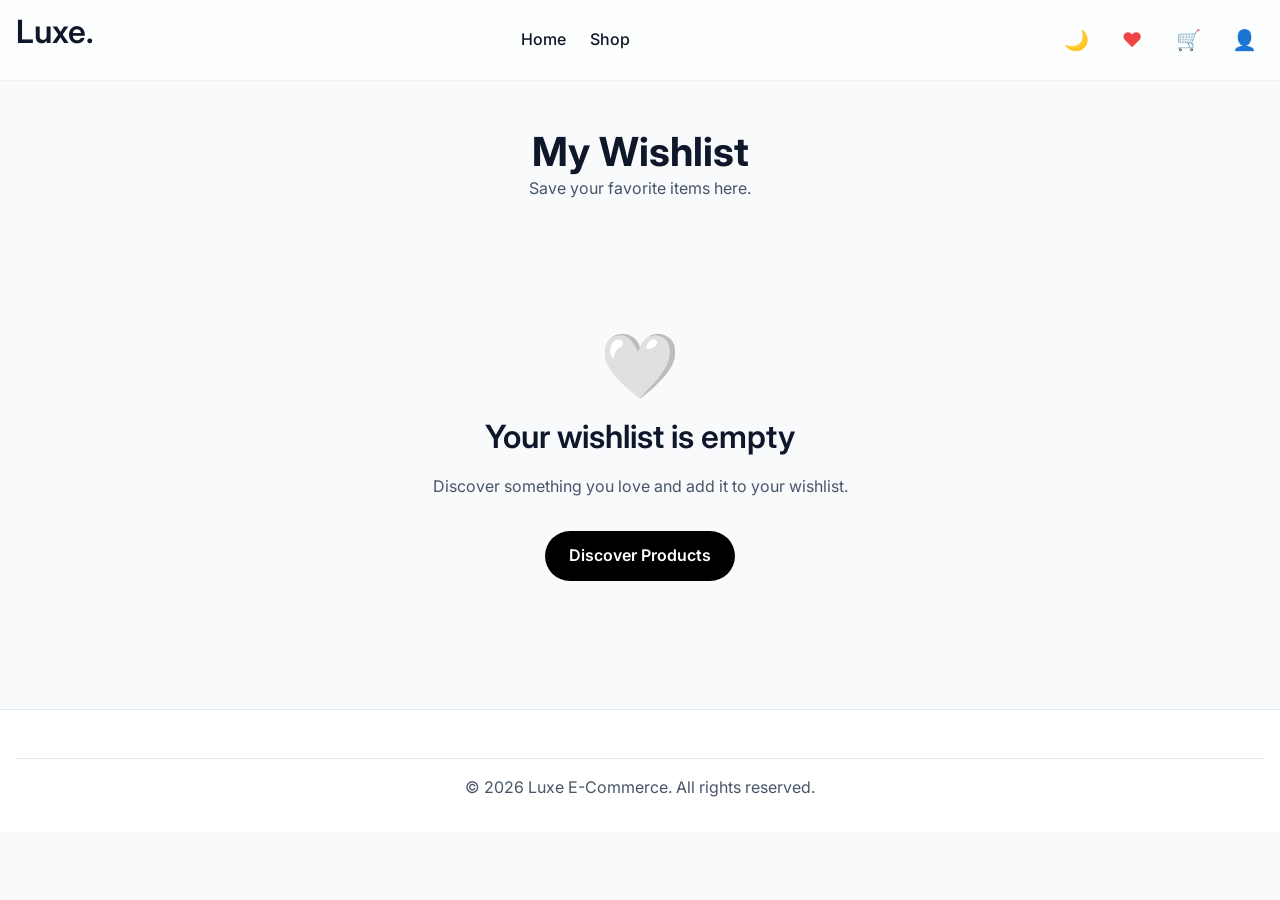
<file: wishlist.html>
<!DOCTYPE html>
<html lang="en">
<head>
  <meta charset="UTF-8">
  <meta name="viewport" content="width=device-width, initial-scale=1.0">
  <title>Wishlist | Luxe</title>
  <link rel="stylesheet" href="style.css">
  <link rel="stylesheet" href="responsive.css">
</head>
<body>
  
  <header class="header">
    <div class="container flex-between navbar">
      <a href="index.html" class="logo"><h2>Luxe.</h2></a>
      <nav class="nav-links">
        <a href="index.html">Home</a>
        <a href="products.html">Shop</a>
      </nav>
      <div class="nav-actions">
        <button id="theme-toggle" class="icon-btn">🌙</button>
        <a href="wishlist.html" class="icon-btn" style="color: var(--error-color);">❤️<span id="wishlist-badge" class="badge" style="display: none;">0</span></a>
        <a href="cart.html" class="icon-btn">🛒<span id="cart-badge" class="badge" style="display: none;">0</span></a>
        <a href="login.html" id="user-icon" class="icon-btn">👤</a>
      </div>
    </div>
  </header>

  <main class="container">
    <div style="text-align: center; margin: 3rem 0;">
      <h1>My Wishlist</h1>
      <p>Save your favorite items here.</p>
    </div>
    
    <div id="empty-wishlist-msg" style="display: none; text-align: center; padding: 4rem 0;">
      <span style="font-size: 4rem;">🤍</span>
      <h2>Your wishlist is empty</h2>
      <p style="margin-bottom: 2rem;">Discover something you love and add it to your wishlist.</p>
      <a href="products.html" class="btn btn-primary">Discover Products</a>
    </div>

    <div id="wishlist-container" class="grid products-grid" style="grid-template-columns: repeat(auto-fill, minmax(250px, 1fr)); margin-bottom: 4rem;">
      <!-- Items injected by JS -->
    </div>
  </main>

  <footer class="footer">
    <div class="container"><div class="footer-bottom"><p>&copy; 2026 Luxe E-Commerce. All rights reserved.</p></div></div>
  </footer>

  <script type="module" src="app.js"></script>
  <script type="module" src="wishlist-ui.js"></script>
</body>
</html>
</file>
<file: style.css>
/* css/style.css */
@import url('https://fonts.googleapis.com/css2?family=Inter:wght@300;400;500;600;700&display=swap');
@import 'variables.css';
@import 'animations.css';

/* Reset & Base Styles */
* {
  margin: 0;
  padding: 0;
  box-sizing: border-box;
}

body {
  font-family: var(--font-family);
  background-color: var(--background-color);
  color: var(--text-primary);
  line-height: 1.6;
  overflow-x: hidden;
  transition: background-color var(--transition-normal), color var(--transition-normal);
}

a {
  text-decoration: none;
  color: inherit;
  transition: color var(--transition-fast);
}

a:hover {
  color: var(--accent-color);
}

ul {
  list-style: none;
}

img {
  max-width: 100%;
  height: auto;
  display: block;
}

button, input, select, textarea {
  font-family: inherit;
}

/* Typography */
h1 { font-size: var(--h1-size); font-weight: 700; line-height: 1.2; }
h2 { font-size: var(--h2-size); font-weight: 600; line-height: 1.3; margin-bottom: var(--spacing-md); }
h3 { font-size: var(--h3-size); font-weight: 600; }
h4 { font-size: var(--h4-size); font-weight: 500; }
p { margin-bottom: var(--spacing-md); color: var(--text-secondary); }

/* Layout Utilities */
.container {
  max-width: var(--max-width);
  margin: 0 auto;
  padding: 0 var(--spacing-md);
}

.grid {
  display: grid;
  gap: var(--spacing-lg);
}

.flex {
  display: flex;
}

.flex-center {
  display: flex;
  align-items: center;
  justify-content: center;
}

.flex-between {
  display: flex;
  align-items: center;
  justify-content: space-between;
}

.flex-column {
  display: flex;
  flex-direction: column;
}

/* Header & Navbar (Glassmorphism) */
.header {
  position: sticky;
  top: 0;
  z-index: 1000;
  background: var(--glass-bg);
  backdrop-filter: blur(12px);
  -webkit-backdrop-filter: blur(12px);
  border-bottom: 1px solid var(--glass-border);
  height: var(--header-height);
  display: flex;
  align-items: center;
  box-shadow: var(--shadow-sm);
}

.navbar {
  width: 100%;
}

.nav-links {
  display: flex;
  gap: var(--spacing-lg);
}

.nav-links a {
  font-weight: 500;
  color: var(--text-primary);
  position: relative;
}

.nav-links a::after {
  content: '';
  position: absolute;
  bottom: -4px;
  left: 0;
  width: 0;
  height: 2px;
  background: var(--accent-color);
  transition: width var(--transition-normal);
}

.nav-links a:hover::after,
.nav-links a.active::after {
  width: 100%;
}

.nav-actions {
  display: flex;
  gap: var(--spacing-md);
  align-items: center;
}

.icon-btn {
  background: transparent;
  border: none;
  font-size: 1.25rem;
  color: var(--text-primary);
  cursor: pointer;
  position: relative;
  width: 40px;
  height: 40px;
  border-radius: 50%;
  transition: background var(--transition-fast);
  display: flex;
  align-items: center;
  justify-content: center;
}

.icon-btn:hover {
  background: var(--border-color);
}

.badge {
  position: absolute;
  top: 2px;
  right: 2px;
  background: var(--accent-color);
  color: white;
  font-size: 0.7rem;
  font-weight: 700;
  height: 18px;
  min-width: 18px;
  border-radius: var(--radius-full);
  display: flex;
  align-items: center;
  justify-content: center;
  padding: 0 4px;
}

/* UI Components */

/* Buttons */
.btn {
  display: inline-flex;
  align-items: center;
  justify-content: center;
  padding: 0.75rem 1.5rem;
  border-radius: var(--radius-full);
  font-weight: 600;
  cursor: pointer;
  transition: all var(--transition-fast);
  border: none;
  gap: 0.5rem;
}

.btn-primary {
  background-color: var(--primary-color);
  color: var(--surface-color);
}

.btn-primary:hover {
  transform: translateY(-2px);
  box-shadow: var(--shadow-md);
  opacity: 0.9;
}

.btn-outline {
  background-color: transparent;
  color: var(--primary-color);
  border: 1px solid var(--primary-color);
}

.btn-outline:hover {
  background-color: var(--primary-color);
  color: var(--surface-color);
}

/* Cards (Glassmorphism + Shadows) */
.card {
  background: var(--surface-color);
  border-radius: var(--radius-lg);
  border: 1px solid var(--border-color);
  overflow: hidden;
  transition: transform var(--transition-normal), box-shadow var(--transition-normal);
  display: flex;
  flex-direction: column;
}

.card:hover {
  transform: translateY(-5px);
  box-shadow: var(--shadow-hover);
}

/* Forms */
.form-group {
  margin-bottom: var(--spacing-md);
}

.form-label {
  display: block;
  font-weight: 500;
  margin-bottom: var(--spacing-xs);
  color: var(--text-primary);
}

.form-control {
  width: 100%;
  padding: 0.75rem 1rem;
  border: 1px solid var(--border-color);
  border-radius: var(--radius-md);
  background: var(--surface-color);
  color: var(--text-primary);
  transition: border-color var(--transition-fast), box-shadow var(--transition-fast);
}

.form-control:focus {
  outline: none;
  border-color: var(--accent-color);
  box-shadow: 0 0 0 3px rgba(59, 130, 246, 0.1);
}

/* Product Specifics */
.product-image-wrap {
  position: relative;
  padding-top: 100%; /* 1:1 Aspect Ratio */
  overflow: hidden;
  background: var(--background-color);
}

.product-image {
  position: absolute;
  top: 0;
  left: 0;
  width: 100%;
  height: 100%;
  object-fit: contain;
  padding: var(--spacing-md);
  transition: transform var(--transition-normal);
}

.card:hover .product-image {
  transform: scale(1.05);
}

.product-info {
  padding: var(--spacing-md);
  display: flex;
  flex-direction: column;
  flex-grow: 1;
}

.product-title {
  font-size: 1.1rem;
  font-weight: 600;
  margin-bottom: var(--spacing-xs);
  display: -webkit-box;
  -webkit-line-clamp: 2;
  -webkit-box-orient: vertical;
  overflow: hidden;
  text-overflow: ellipsis;
}

.product-price {
  font-size: 1.25rem;
  font-weight: 700;
  color: var(--text-primary);
  margin-top: auto;
  margin-bottom: var(--spacing-sm);
}

/* Toast Notifications */
.toast-container {
  position: fixed;
  bottom: 20px;
  right: 20px;
  z-index: 9999;
  display: flex;
  flex-direction: column;
  gap: 10px;
}

.toast {
  background: var(--surface-color);
  color: var(--text-primary);
  padding: 1rem 1.5rem;
  border-radius: var(--radius-md);
  box-shadow: var(--shadow-lg);
  border-left: 4px solid var(--accent-color);
  display: flex;
  align-items: center;
  gap: 10px;
  min-width: 300px;
  transform: translateX(120%);
  transition: transform 0.3s ease-out;
}

.toast.show {
  transform: translateX(0);
}

.toast.success { border-color: var(--success-color); }
.toast.error { border-color: var(--error-color); }
.toast.warning { border-color: var(--warning-color); }

/* Back to Top Button */
.back-to-top {
  position: fixed;
  bottom: 30px;
  right: 30px;
  background: var(--primary-color);
  color: var(--surface-color);
  width: 45px;
  height: 45px;
  border-radius: 50%;
  display: flex;
  align-items: center;
  justify-content: center;
  cursor: pointer;
  box-shadow: var(--shadow-md);
  opacity: 0;
  visibility: hidden;
  transition: all var(--transition-normal);
  z-index: 999;
  border: none;
}

.back-to-top.show {
  opacity: 1;
  visibility: visible;
}

.back-to-top:hover {
  transform: translateY(-5px);
  background: var(--accent-color);
}

/* Footer */
.footer {
  background: var(--surface-color);
  border-top: 1px solid var(--border-color);
  padding: var(--spacing-xxl) 0 var(--spacing-md);
  margin-top: auto;
}

.footer-grid {
  display: grid;
  grid-template-columns: repeat(auto-fit, minmax(200px, 1fr));
  gap: var(--spacing-xl);
  margin-bottom: var(--spacing-xl);
}

.footer-col h4 {
  margin-bottom: var(--spacing-md);
}

.footer-links li {
  margin-bottom: var(--spacing-sm);
}

.footer-links a {
  color: var(--text-secondary);
}

.footer-links a:hover {
  color: var(--accent-color);
}

.footer-bottom {
  text-align: center;
  padding-top: var(--spacing-md);
  border-top: 1px solid var(--border-color);
  color: var(--text-secondary);
}
</file>
<file: responsive.css>
/* css/responsive.css */

/* Extra Large Devices (Large Desktops, 1200px and down) */
@media (max-width: 1200px) {
  :root {
    --max-width: 960px;
  }
}

/* Large Devices (Desktops, 992px and down) */
@media (max-width: 992px) {
  :root {
    --max-width: 720px;
    --h1-size: 2rem;
    --h2-size: 1.75rem;
  }
  
  .product-details-grid {
    grid-template-columns: 1fr;
    gap: var(--spacing-lg);
  }
  
  .cart-layout {
    grid-template-columns: 1fr;
  }
}

/* Medium Devices (Tablets, 768px and down) */
@media (max-width: 768px) {
  :root {
    --max-width: 540px;
    --header-height: 70px;
  }

  /* Mobile menu setup */
  .nav-links {
    position: fixed;
    top: var(--header-height);
    left: -100%;
    width: 100%;
    height: calc(100vh - var(--header-height));
    background: var(--surface-color);
    flex-direction: column;
    align-items: center;
    padding: var(--spacing-xl) 0;
    transition: left var(--transition-normal);
    z-index: 999;
  }

  .nav-links.active {
    left: 0;
  }

  .mobile-menu-btn {
    display: flex;
    flex-direction: column;
    justify-content: space-between;
    width: 30px;
    height: 21px;
    background: transparent;
    border: none;
    cursor: pointer;
    z-index: 1000;
  }
  
  .mobile-menu-btn span {
    width: 100%;
    height: 3px;
    background-color: var(--text-primary);
    border-radius: 3px;
    transition: all 0.3s;
  }

  .mobile-menu-btn.active span:nth-child(1) {
    transform: translateY(9px) rotate(45deg);
  }
  .mobile-menu-btn.active span:nth-child(2) {
    opacity: 0;
  }
  .mobile-menu-btn.active span:nth-child(3) {
    transform: translateY(-9px) rotate(-45deg);
  }

  .hero-section {
    padding: var(--spacing-xl) 0;
    text-align: center;
  }
  
  .hero-content {
    max-width: 100%;
  }

  .products-grid {
    grid-template-columns: repeat(2, 1fr);
  }
  
  .footer-grid {
    grid-template-columns: 1fr;
    text-align: center;
  }
  
  .checkout-layout {
    grid-template-columns: 1fr;
  }
}

/* Small Devices (Landscape phones, 576px and down) */
@media (max-width: 576px) {
  :root {
    --max-width: 100%;
    --spacing-md: 0.75rem;
  }
  
  .products-grid {
    grid-template-columns: 1fr;
  }
  
  .cart-item {
    flex-direction: column;
    align-items: flex-start;
    gap: var(--spacing-md);
  }
  
  .cart-item-image {
    width: 100%;
    height: 200px;
    object-fit: contain;
  }
  
  .toast {
    min-width: 0;
    width: calc(100vw - 40px);
  }
}
</file>
